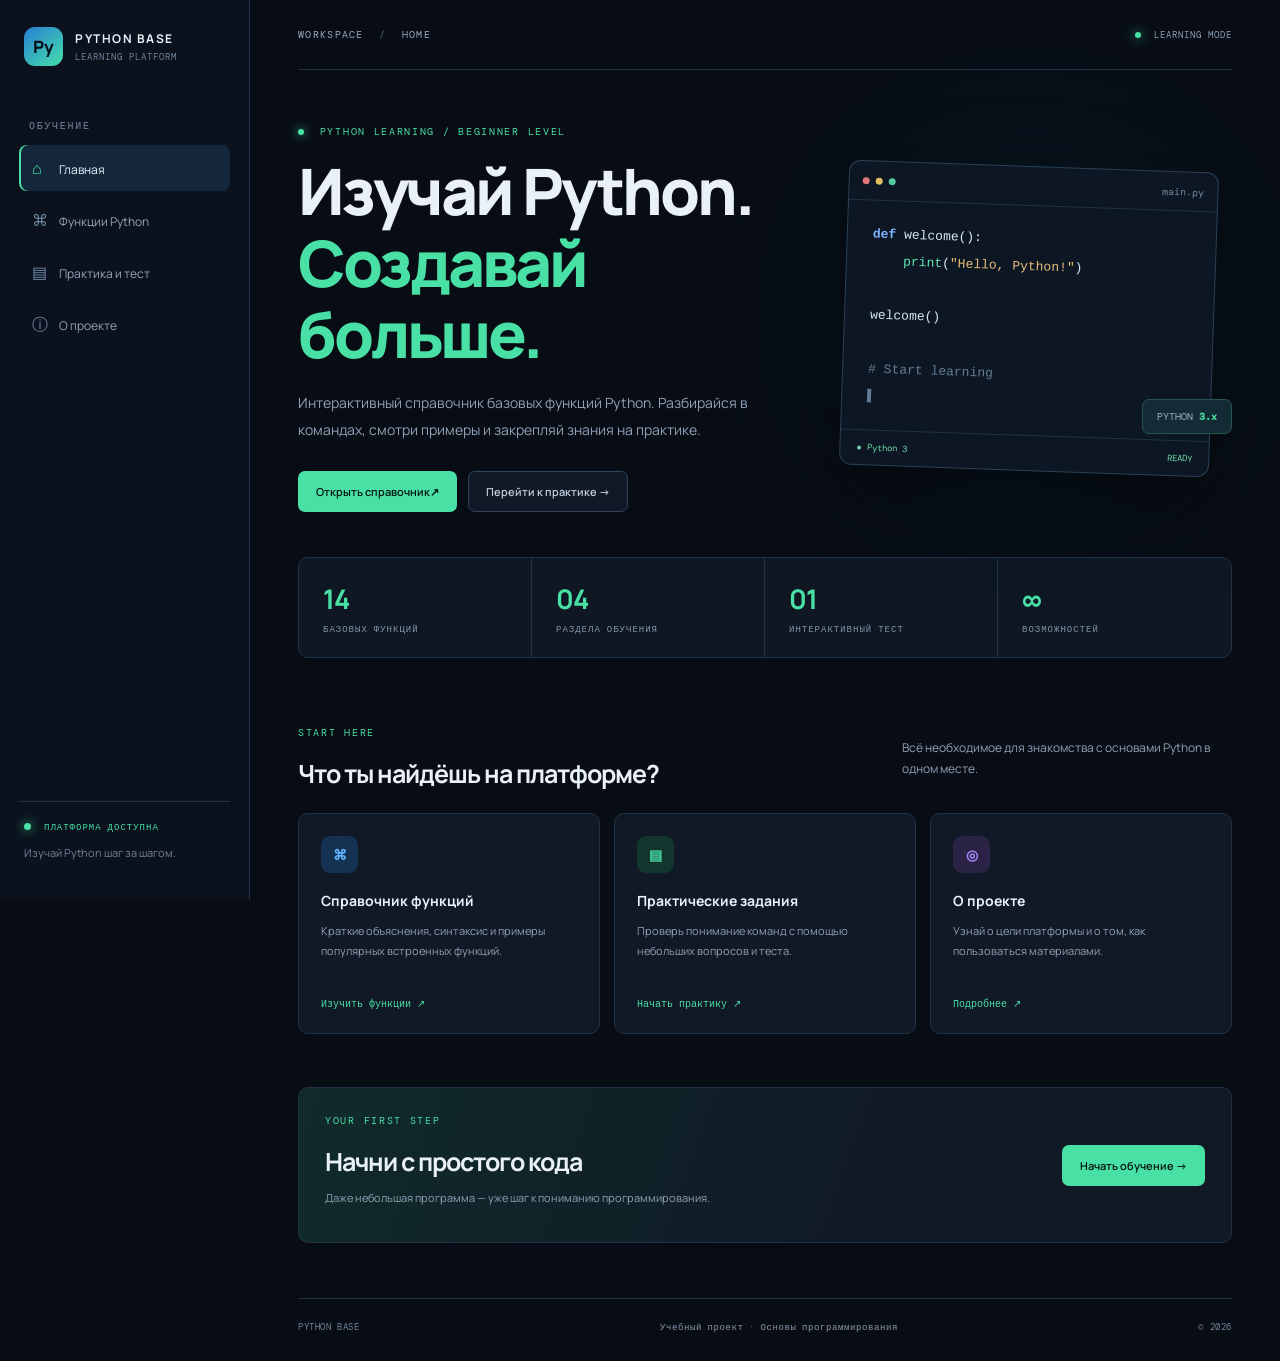
<file: index.html>
<!DOCTYPE html>
<html lang="ru">
<head>
<meta charset="UTF-8">
<meta name="viewport" content="width=device-width, initial-scale=1.0">
<meta name="description" content="Python Base — интерактивный справочник базовых функций Python.">
<title>Python Base — Главная</title>
<link rel="stylesheet" href="css/style.css">
</head>
<body>
<div class="app">
<aside class="sidebar">
  <a class="brand" href="index.html"><span class="brand-icon">Py</span><span><b>PYTHON BASE</b><small>LEARNING PLATFORM</small></span></a>
  <div class="nav-caption">ОБУЧЕНИЕ</div>
  <nav>
    <a class="nav-link active" href="index.html"><span>⌂</span> Главная</a>
    <a class="nav-link" href="functions.html"><span>⌘</span> Функции Python</a>
    <a class="nav-link" href="practice.html"><span>▤</span> Практика и тест</a>
    <a class="nav-link" href="about.html"><span>ⓘ</span> О проекте</a>
  </nav>
  <div class="sidebar-bottom"><span class="online-dot"></span> ПЛАТФОРМА ДОСТУПНА
  <p>Изучай Python шаг за шагом.</p></div>
</aside>
<main class="main">
<header class="topbar"><div class="crumb">WORKSPACE <span>/</span> HOME</div><div class="top-status"><i></i> LEARNING MODE</div></header>
<section class="hero">
  <div class="hero-content">
    <div class="eyebrow"><span class="pulse"></span> PYTHON LEARNING / BEGINNER LEVEL</div>
    <h1>Изучай Python.<br><em>Создавай больше.</em></h1>
    <p>Интерактивный справочник базовых функций Python. Разбирайся в командах, смотри примеры и закрепляй знания на практике.</p>
    <div class="hero-actions"><a class="btn primary" href="functions.html">Открыть справочник <span>↗</span></a><a class="btn secondary" href="practice.html">Перейти к практике →</a></div>
  </div>
  <div class="hero-art"><div class="glow"></div><div class="code-window"><div class="window-top"><span></span><span></span><span></span><label>main.py</label></div><pre><code><b>def</b> welcome():
    <em>print</em>(<i>"Hello, Python!"</i>)

welcome()

<span># Start learning</span>
<span class="cursor">▌</span></code></pre><div class="window-footer"><span>● Python 3</span><span>READY</span></div></div><div class="float-tag">PYTHON <b>3.x</b></div></div>
</section>
<section class="stats">
  <div class="stat"><strong>14</strong><span>БАЗОВЫХ ФУНКЦИЙ</span></div>
  <div class="stat"><strong>04</strong><span>РАЗДЕЛА ОБУЧЕНИЯ</span></div>
  <div class="stat"><strong>01</strong><span>ИНТЕРАКТИВНЫЙ ТЕСТ</span></div>
  <div class="stat"><strong>∞</strong><span>ВОЗМОЖНОСТЕЙ</span></div>
</section>
<section class="section">
  <div class="section-heading"><div><div class="eyebrow">START HERE</div><h2>Что ты найдёшь на платформе?</h2></div><p>Всё необходимое для знакомства с основами Python в одном месте.</p></div>
  <div class="feature-grid">
    <a class="feature-card" href="functions.html"><div class="feature-icon blue">⌘</div><h3>Справочник функций</h3><p>Краткие объяснения, синтаксис и примеры популярных встроенных функций.</p><span>Изучить функции ↗</span></a>
    <a class="feature-card" href="practice.html"><div class="feature-icon green">▤</div><h3>Практические задания</h3><p>Проверь понимание команд с помощью небольших вопросов и теста.</p><span>Начать практику ↗</span></a>
    <a class="feature-card" href="about.html"><div class="feature-icon purple">◎</div><h3>О проекте</h3><p>Узнай о цели платформы и о том, как пользоваться материалами.</p><span>Подробнее ↗</span></a>
  </div>
</section>
<section class="callout"><div><div class="eyebrow">YOUR FIRST STEP</div><h2>Начни с простого кода</h2><p>Даже небольшая программа — уже шаг к пониманию программирования.</p></div><a class="btn primary" href="functions.html">Начать обучение →</a></section>
<footer>PYTHON BASE <span>Учебный проект · Основы программирования</span><span>© 2026</span></footer>
</main>
</div>
<script src="js/main.js"></script>
</body>
</html>
</file>
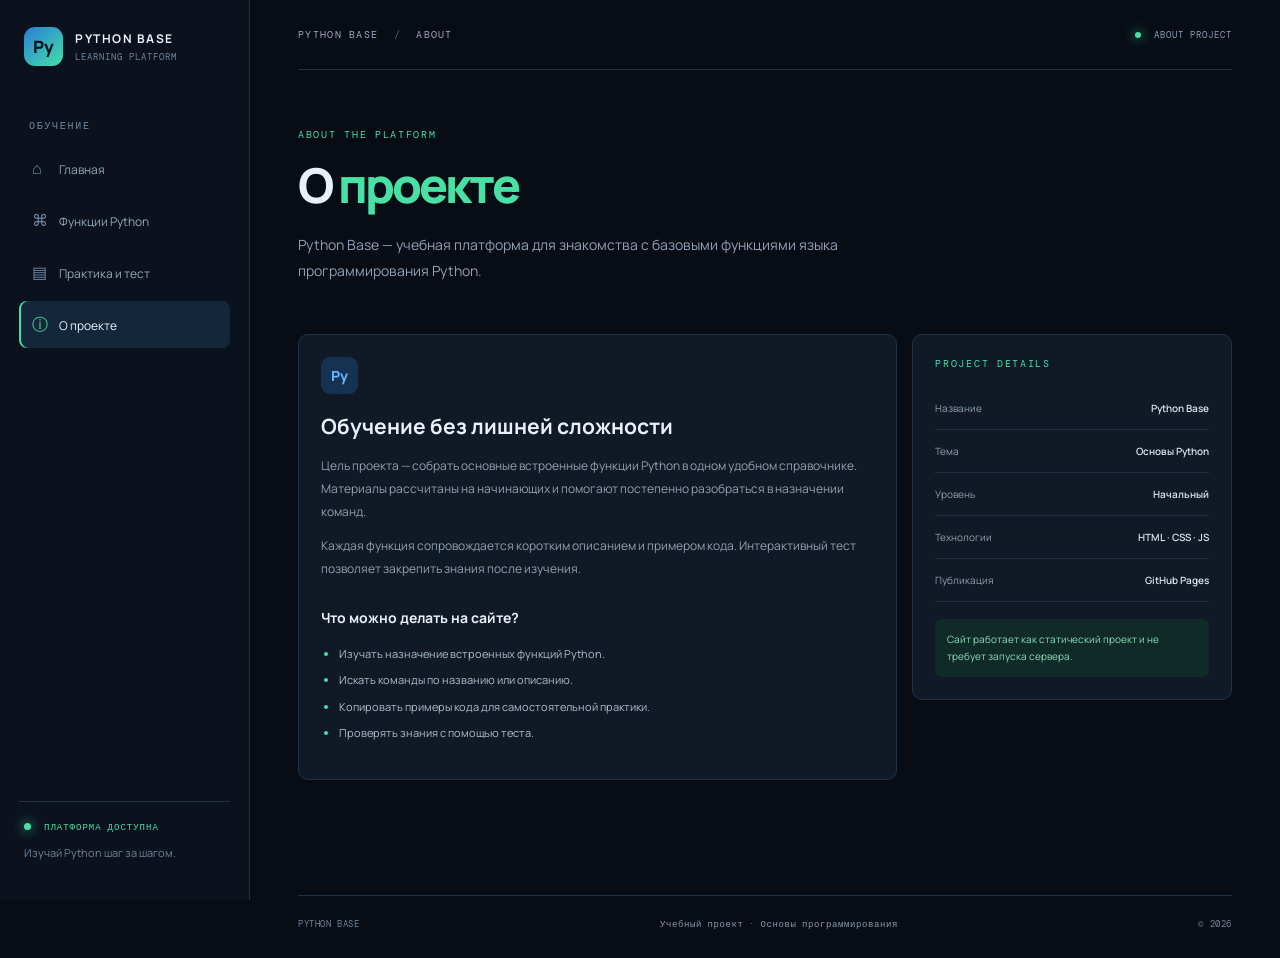
<file: about.html>
<!DOCTYPE html>
<html lang="ru"><head><meta charset="UTF-8"><meta name="viewport" content="width=device-width, initial-scale=1.0"><title>Python Base — О проекте</title><link rel="stylesheet" href="css/style.css"></head>
<body><div class="app"><aside class="sidebar"><a class="brand" href="index.html"><span class="brand-icon">Py</span><span><b>PYTHON BASE</b><small>LEARNING PLATFORM</small></span></a><div class="nav-caption">ОБУЧЕНИЕ</div><nav><a class="nav-link" href="index.html"><span>⌂</span> Главная</a><a class="nav-link" href="functions.html"><span>⌘</span> Функции Python</a><a class="nav-link" href="practice.html"><span>▤</span> Практика и тест</a><a class="nav-link active" href="about.html"><span>ⓘ</span> О проекте</a></nav><div class="sidebar-bottom"><span class="online-dot"></span> ПЛАТФОРМА ДОСТУПНА<p>Изучай Python шаг за шагом.</p></div></aside>
<main class="main"><header class="topbar"><div class="crumb">PYTHON BASE <span>/</span> ABOUT</div><div class="top-status"><i></i> ABOUT PROJECT</div></header>
<section class="page-hero"><div class="eyebrow">ABOUT THE PLATFORM</div><h1>О <em>проекте</em></h1><p>Python Base — учебная платформа для знакомства с базовыми функциями языка программирования Python.</p></section>
<section class="about-layout"><article class="panel about-main"><div class="feature-icon blue">Py</div><h2>Обучение без лишней сложности</h2><p>Цель проекта — собрать основные встроенные функции Python в одном удобном справочнике. Материалы рассчитаны на начинающих и помогают постепенно разобраться в назначении команд.</p><p>Каждая функция сопровождается коротким описанием и примером кода. Интерактивный тест позволяет закрепить знания после изучения.</p><h3>Что можно делать на сайте?</h3><ul class="check-list"><li>Изучать назначение встроенных функций Python.</li><li>Искать команды по названию или описанию.</li><li>Копировать примеры кода для самостоятельной практики.</li><li>Проверять знания с помощью теста.</li></ul></article><aside class="panel about-side"><div class="eyebrow">PROJECT DETAILS</div><div class="detail-row"><span>Название</span><b>Python Base</b></div><div class="detail-row"><span>Тема</span><b>Основы Python</b></div><div class="detail-row"><span>Уровень</span><b>Начальный</b></div><div class="detail-row"><span>Технологии</span><b>HTML · CSS · JS</b></div><div class="detail-row"><span>Публикация</span><b>GitHub Pages</b></div><div class="about-note">Сайт работает как статический проект и не требует запуска сервера.</div></aside></section>
<footer>PYTHON BASE <span>Учебный проект · Основы программирования</span><span>© 2026</span></footer></main></div><script src="js/main.js"></script></body></html>
</file>
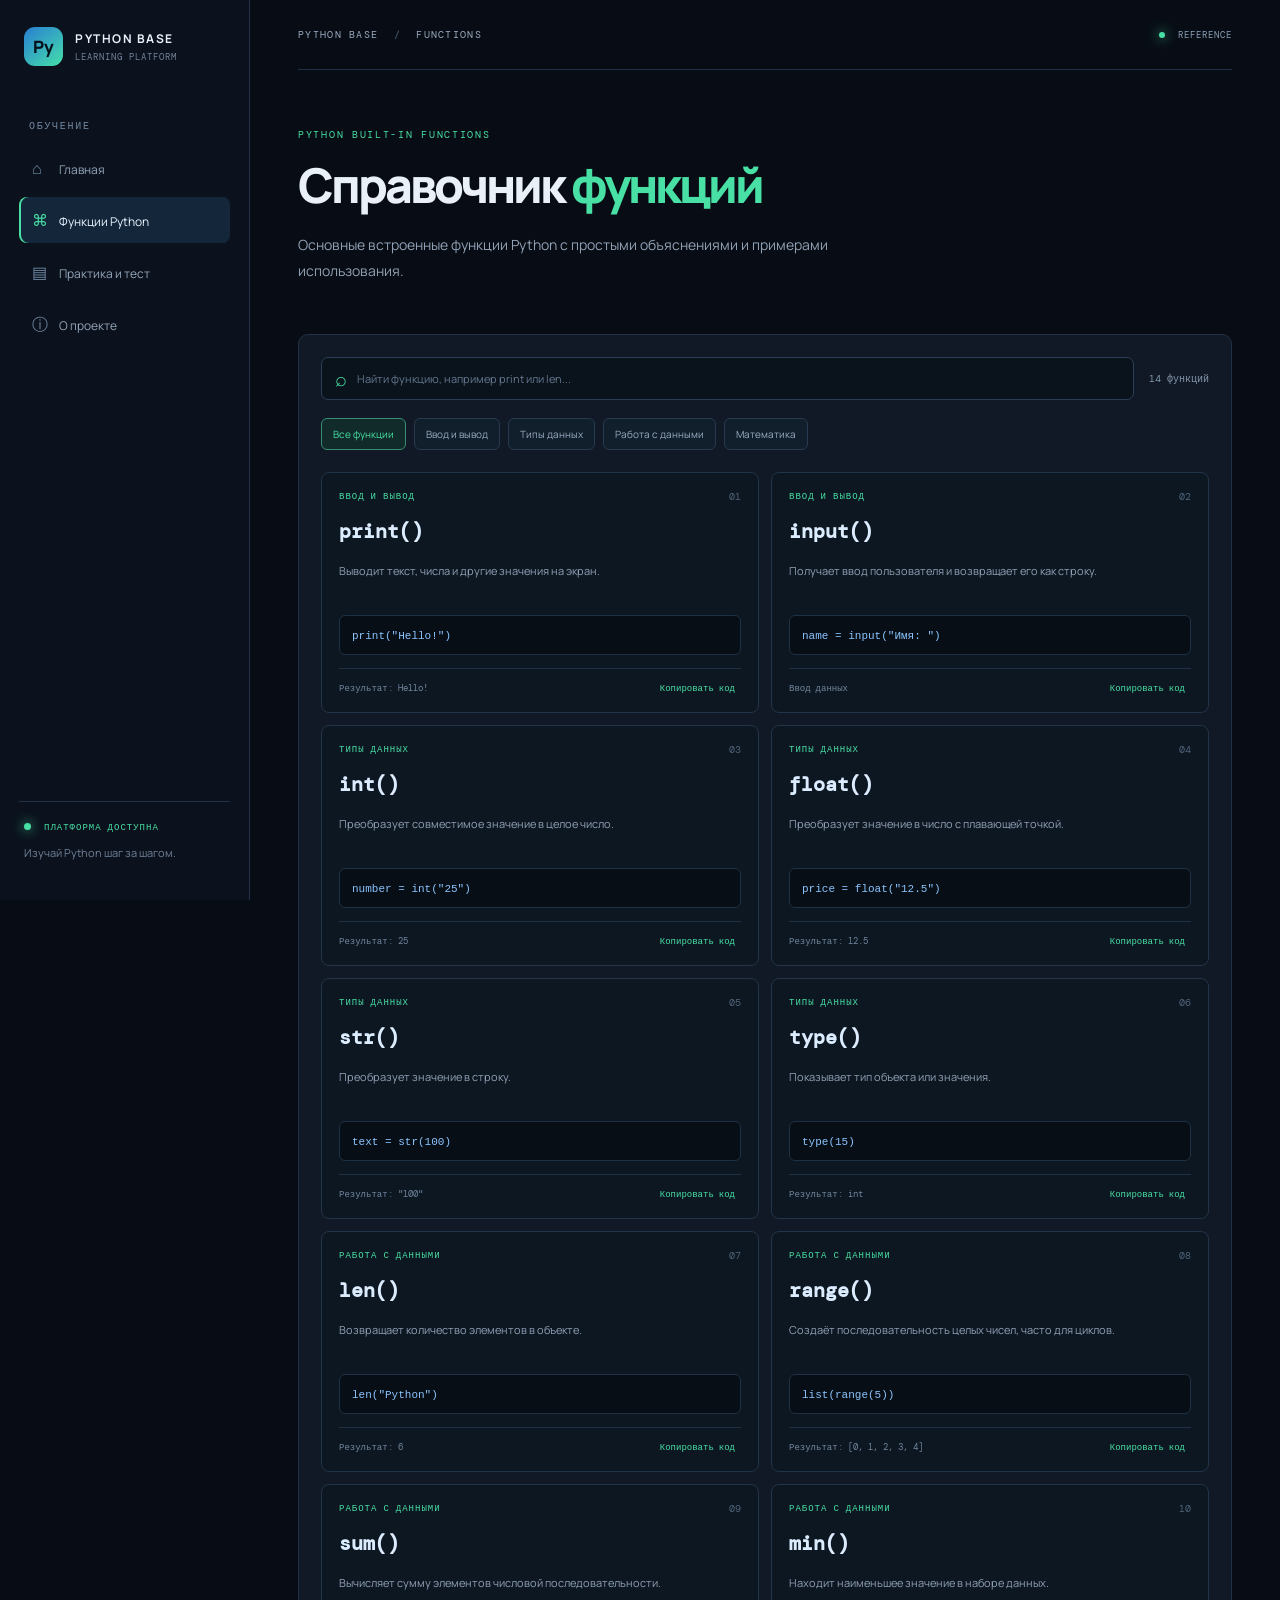
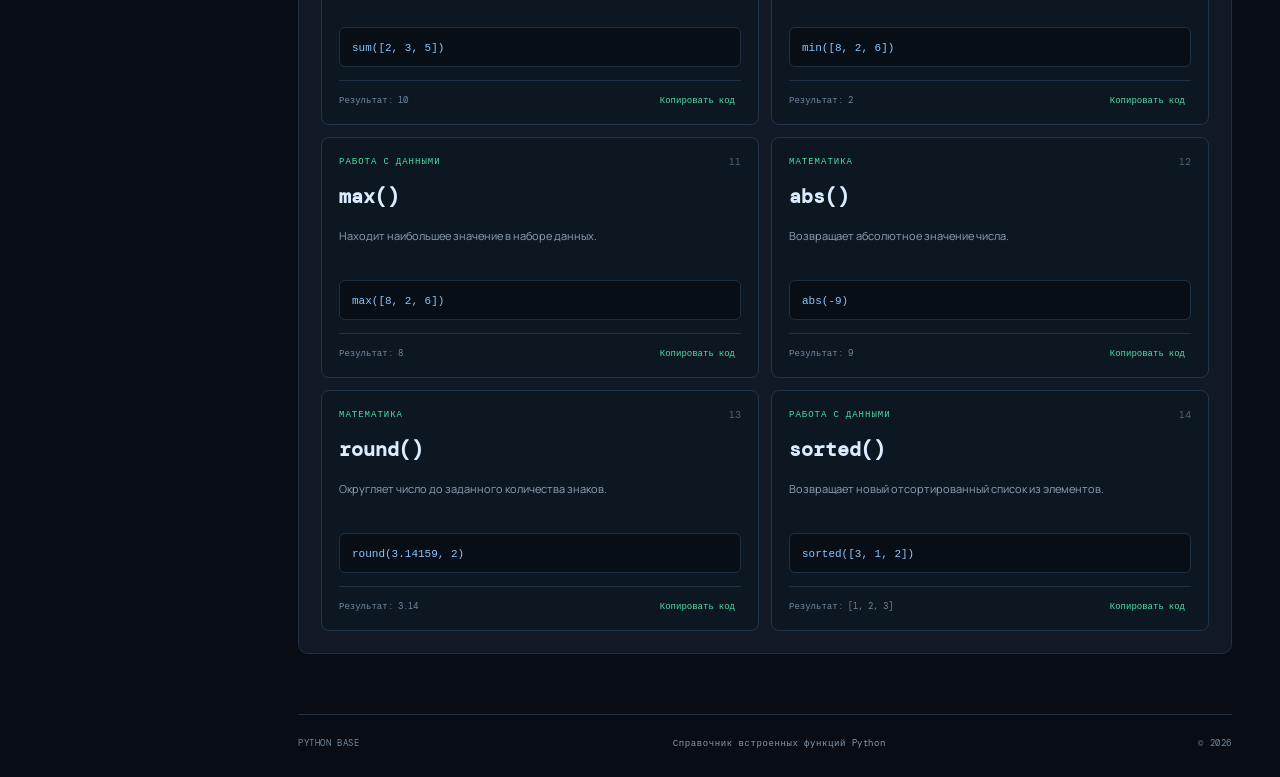
<file: functions.html>
<!DOCTYPE html>
<html lang="ru">
<head>
<meta charset="UTF-8"><meta name="viewport" content="width=device-width, initial-scale=1.0">
<title>Python Base — Функции Python</title><link rel="stylesheet" href="css/style.css">
</head>
<body><div class="app">
<aside class="sidebar"><a class="brand" href="index.html"><span class="brand-icon">Py</span><span><b>PYTHON BASE</b><small>LEARNING PLATFORM</small></span></a><div class="nav-caption">ОБУЧЕНИЕ</div><nav>
<a class="nav-link" href="index.html"><span>⌂</span> Главная</a><a class="nav-link active" href="functions.html"><span>⌘</span> Функции Python</a><a class="nav-link" href="practice.html"><span>▤</span> Практика и тест</a><a class="nav-link" href="about.html"><span>ⓘ</span> О проекте</a></nav>
<div class="sidebar-bottom"><span class="online-dot"></span> ПЛАТФОРМА ДОСТУПНА<p>Изучай Python шаг за шагом.</p></div></aside>
<main class="main"><header class="topbar"><div class="crumb">PYTHON BASE <span>/</span> FUNCTIONS</div><div class="top-status"><i></i> REFERENCE</div></header>
<section class="page-hero"><div class="eyebrow">PYTHON BUILT-IN FUNCTIONS</div><h1>Справочник <em>функций</em></h1><p>Основные встроенные функции Python с простыми объяснениями и примерами использования.</p></section>
<section class="panel">
<div class="search-row"><div class="search-wrap"><span>⌕</span><input id="functionSearch" type="search" placeholder="Найти функцию, например print или len..."></div><span class="result-count" id="resultCount">14 функций</span></div>
<div class="filter-row"><button class="filter active" data-filter="all">Все функции</button><button class="filter" data-filter="output">Ввод и вывод</button><button class="filter" data-filter="types">Типы данных</button><button class="filter" data-filter="collections">Работа с данными</button><button class="filter" data-filter="math">Математика</button></div>
<div class="function-grid" id="functionGrid">
<article class="function-card" data-category="output" data-search="print вывод печать текст"><div class="card-top"><span class="function-tag">ВВОД И ВЫВОД</span><span class="function-number">01</span></div><h3>print()</h3><p>Выводит текст, числа и другие значения на экран.</p><pre><code>print("Hello!")</code></pre><div class="card-bottom"><span>Результат: Hello!</span><button class="copy-btn" data-copy='print("Hello!")'>Копировать код</button></div></article>
<article class="function-card" data-category="output" data-search="input ввод пользователь строка"><div class="card-top"><span class="function-tag">ВВОД И ВЫВОД</span><span class="function-number">02</span></div><h3>input()</h3><p>Получает ввод пользователя и возвращает его как строку.</p><pre><code>name = input("Имя: ")</code></pre><div class="card-bottom"><span>Ввод данных</span><button class="copy-btn" data-copy='name = input("Имя: ")'>Копировать код</button></div></article>
<article class="function-card" data-category="types" data-search="int целое число преобразование"><div class="card-top"><span class="function-tag">ТИПЫ ДАННЫХ</span><span class="function-number">03</span></div><h3>int()</h3><p>Преобразует совместимое значение в целое число.</p><pre><code>number = int("25")</code></pre><div class="card-bottom"><span>Результат: 25</span><button class="copy-btn" data-copy='number = int("25")'>Копировать код</button></div></article>
<article class="function-card" data-category="types" data-search="float дробное число преобразование"><div class="card-top"><span class="function-tag">ТИПЫ ДАННЫХ</span><span class="function-number">04</span></div><h3>float()</h3><p>Преобразует значение в число с плавающей точкой.</p><pre><code>price = float("12.5")</code></pre><div class="card-bottom"><span>Результат: 12.5</span><button class="copy-btn" data-copy='price = float("12.5")'>Копировать код</button></div></article>
<article class="function-card" data-category="types" data-search="str строка текст преобразование"><div class="card-top"><span class="function-tag">ТИПЫ ДАННЫХ</span><span class="function-number">05</span></div><h3>str()</h3><p>Преобразует значение в строку.</p><pre><code>text = str(100)</code></pre><div class="card-bottom"><span>Результат: "100"</span><button class="copy-btn" data-copy="text = str(100)">Копировать код</button></div></article>
<article class="function-card" data-category="types" data-search="type тип объекта данных"><div class="card-top"><span class="function-tag">ТИПЫ ДАННЫХ</span><span class="function-number">06</span></div><h3>type()</h3><p>Показывает тип объекта или значения.</p><pre><code>type(15)</code></pre><div class="card-bottom"><span>Результат: int</span><button class="copy-btn" data-copy="type(15)">Копировать код</button></div></article>
<article class="function-card" data-category="collections" data-search="len длина список строка количество"><div class="card-top"><span class="function-tag">РАБОТА С ДАННЫМИ</span><span class="function-number">07</span></div><h3>len()</h3><p>Возвращает количество элементов в объекте.</p><pre><code>len("Python")</code></pre><div class="card-bottom"><span>Результат: 6</span><button class="copy-btn" data-copy='len("Python")'>Копировать код</button></div></article>
<article class="function-card" data-category="collections" data-search="range диапазон последовательность цикл"><div class="card-top"><span class="function-tag">РАБОТА С ДАННЫМИ</span><span class="function-number">08</span></div><h3>range()</h3><p>Создаёт последовательность целых чисел, часто для циклов.</p><pre><code>list(range(5))</code></pre><div class="card-bottom"><span>Результат: [0, 1, 2, 3, 4]</span><button class="copy-btn" data-copy="list(range(5))">Копировать код</button></div></article>
<article class="function-card" data-category="collections" data-search="sum сумма список чисел"><div class="card-top"><span class="function-tag">РАБОТА С ДАННЫМИ</span><span class="function-number">09</span></div><h3>sum()</h3><p>Вычисляет сумму элементов числовой последовательности.</p><pre><code>sum([2, 3, 5])</code></pre><div class="card-bottom"><span>Результат: 10</span><button class="copy-btn" data-copy="sum([2, 3, 5])">Копировать код</button></div></article>
<article class="function-card" data-category="collections" data-search="min минимум минимальное значение"><div class="card-top"><span class="function-tag">РАБОТА С ДАННЫМИ</span><span class="function-number">10</span></div><h3>min()</h3><p>Находит наименьшее значение в наборе данных.</p><pre><code>min([8, 2, 6])</code></pre><div class="card-bottom"><span>Результат: 2</span><button class="copy-btn" data-copy="min([8, 2, 6])">Копировать код</button></div></article>
<article class="function-card" data-category="collections" data-search="max максимум максимальное значение"><div class="card-top"><span class="function-tag">РАБОТА С ДАННЫМИ</span><span class="function-number">11</span></div><h3>max()</h3><p>Находит наибольшее значение в наборе данных.</p><pre><code>max([8, 2, 6])</code></pre><div class="card-bottom"><span>Результат: 8</span><button class="copy-btn" data-copy="max([8, 2, 6])">Копировать код</button></div></article>
<article class="function-card" data-category="math" data-search="abs модуль абсолютное значение"><div class="card-top"><span class="function-tag">МАТЕМАТИКА</span><span class="function-number">12</span></div><h3>abs()</h3><p>Возвращает абсолютное значение числа.</p><pre><code>abs(-9)</code></pre><div class="card-bottom"><span>Результат: 9</span><button class="copy-btn" data-copy="abs(-9)">Копировать код</button></div></article>
<article class="function-card" data-category="math" data-search="round округление число знаки"><div class="card-top"><span class="function-tag">МАТЕМАТИКА</span><span class="function-number">13</span></div><h3>round()</h3><p>Округляет число до заданного количества знаков.</p><pre><code>round(3.14159, 2)</code></pre><div class="card-bottom"><span>Результат: 3.14</span><button class="copy-btn" data-copy="round(3.14159, 2)">Копировать код</button></div></article>
<article class="function-card" data-category="collections" data-search="sorted сортировка список порядок"><div class="card-top"><span class="function-tag">РАБОТА С ДАННЫМИ</span><span class="function-number">14</span></div><h3>sorted()</h3><p>Возвращает новый отсортированный список из элементов.</p><pre><code>sorted([3, 1, 2])</code></pre><div class="card-bottom"><span>Результат: [1, 2, 3]</span><button class="copy-btn" data-copy="sorted([3, 1, 2])">Копировать код</button></div></article>
</div>
<div class="empty-state" id="emptyState" hidden>По твоему запросу ничего не найдено. Попробуй другое название.</div>
</section>
<footer>PYTHON BASE <span>Справочник встроенных функций Python</span><span>© 2026</span></footer>
</main></div><script src="js/main.js"></script></body></html>
</file>
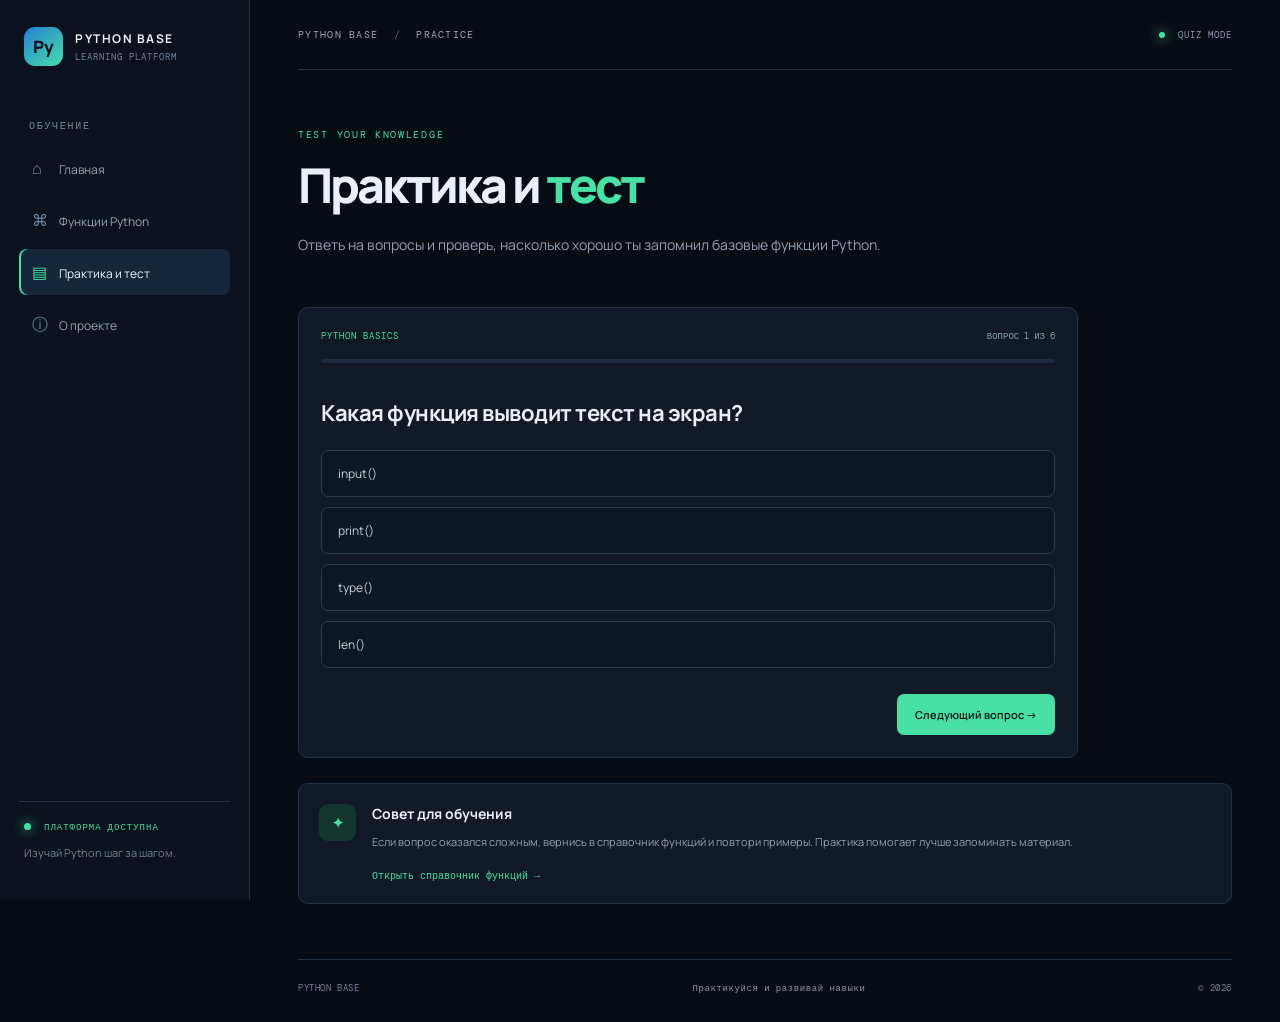
<file: practice.html>
<!DOCTYPE html>
<html lang="ru"><head><meta charset="UTF-8"><meta name="viewport" content="width=device-width, initial-scale=1.0"><title>Python Base — Практика</title><link rel="stylesheet" href="css/style.css"></head>
<body><div class="app"><aside class="sidebar"><a class="brand" href="index.html"><span class="brand-icon">Py</span><span><b>PYTHON BASE</b><small>LEARNING PLATFORM</small></span></a><div class="nav-caption">ОБУЧЕНИЕ</div><nav><a class="nav-link" href="index.html"><span>⌂</span> Главная</a><a class="nav-link" href="functions.html"><span>⌘</span> Функции Python</a><a class="nav-link active" href="practice.html"><span>▤</span> Практика и тест</a><a class="nav-link" href="about.html"><span>ⓘ</span> О проекте</a></nav><div class="sidebar-bottom"><span class="online-dot"></span> ПЛАТФОРМА ДОСТУПНА<p>Изучай Python шаг за шагом.</p></div></aside>
<main class="main"><header class="topbar"><div class="crumb">PYTHON BASE <span>/</span> PRACTICE</div><div class="top-status"><i></i> QUIZ MODE</div></header>
<section class="page-hero"><div class="eyebrow">TEST YOUR KNOWLEDGE</div><h1>Практика и <em>тест</em></h1><p>Ответь на вопросы и проверь, насколько хорошо ты запомнил базовые функции Python.</p></section>
<section class="quiz panel" id="quiz">
<div class="quiz-meta"><span class="function-tag">PYTHON BASICS</span><span id="progressText">ВОПРОС 1 ИЗ 6</span></div><div class="progress"><div id="progressBar"></div></div>
<div id="questionArea"><h2 id="question">Какая функция выводит текст на экран?</h2><div class="answers" id="answers"></div><div class="quiz-actions"><span id="feedback" aria-live="polite"></span><button class="btn primary" id="nextBtn" disabled>Следующий вопрос →</button></div></div>
<div id="resultArea" hidden><div class="result-icon">✓</div><div class="eyebrow">TEST COMPLETED</div><h2>Отличная работа!</h2><p id="scoreText"></p><button class="btn primary" id="restartBtn">Пройти ещё раз ↻</button></div>
</section>
<section class="tip-box"><div class="feature-icon green">✦</div><div><h3>Совет для обучения</h3><p>Если вопрос оказался сложным, вернись в справочник функций и повтори примеры. Практика помогает лучше запоминать материал.</p><a href="functions.html">Открыть справочник функций →</a></div></section>
<footer>PYTHON BASE <span>Практикуйся и развивай навыки</span><span>© 2026</span></footer></main></div><script src="js/main.js"></script></body></html>
</file>
<file: css/style.css>
@import url('https://fonts.googleapis.com/css2?family=DM+Mono:wght@400;500&family=Manrope:wght@400;500;600;700;800&display=swap');
:root{--bg:#080d15;--panel:#101925;--card:#131f2d;--border:#223246;--text:#e9f0f8;--muted:#91a1b5;--blue:#42a5ff;--green:#48e0a4;--purple:#a98bff;--mono:'DM Mono',monospace;--sans:'Manrope',Arial,sans-serif}
*{box-sizing:border-box}body{margin:0;background:var(--bg);color:var(--text);font-family:var(--sans);font-size:14px}a{color:inherit;text-decoration:none}.app{min-height:100vh}.sidebar{width:250px;position:fixed;inset:0 auto 0 0;background:#0b121d;border-right:1px solid var(--border);padding:27px 19px;display:flex;flex-direction:column;z-index:5}.brand{display:flex;align-items:center;gap:12px;margin:0 0 53px 5px}.brand-icon{width:39px;height:39px;border-radius:11px;background:linear-gradient(140deg,#287fd3,#45dfaa);display:grid;place-items:center;color:#06111a;font-weight:800;font-size:17px}.brand b{display:block;font-size:12px;letter-spacing:1.5px}.brand small{display:block;color:#71839a;font:9px var(--mono);letter-spacing:1px;margin-top:4px}.nav-caption,.eyebrow{font:10px var(--mono);letter-spacing:1.7px;color:#71869e}.nav-caption{margin:0 0 13px 10px}.sidebar nav{display:grid;gap:6px}.nav-link{padding:12px 13px;border-radius:8px;color:#94a5b9;font-size:12px;transition:.2s}.nav-link span{display:inline-block;width:25px;color:#6f89a5;font-size:16px}.nav-link:hover,.nav-link.active{background:#14263a;color:#eaf5ff}.nav-link.active{box-shadow:inset 2px 0 var(--green)}.nav-link.active span{color:var(--green)}.sidebar-bottom{margin-top:auto;border-top:1px solid var(--border);padding:19px 5px 0;color:var(--green);font:9px var(--mono);letter-spacing:1px}.sidebar-bottom p{color:#718198;font:11px var(--sans);letter-spacing:0;line-height:1.6}.online-dot,.top-status i{display:inline-block;width:7px;height:7px;border-radius:50%;background:var(--green);box-shadow:0 0 12px #48e0a4;margin-right:7px}.main{margin-left:250px;padding:0 48px;max-width:1600px}.topbar{height:70px;border-bottom:1px solid var(--border);display:flex;align-items:center;justify-content:space-between}.crumb{font:10px var(--mono);letter-spacing:1.3px;color:#9aabc0}.crumb span{color:#4c6179;margin:0 8px}.top-status{font:9px var(--mono);color:#8da0b7;letter-spacing:1px}.top-status i{width:6px;height:6px}.hero{min-height:440px;display:grid;grid-template-columns:1.1fr .9fr;align-items:center;gap:30px;padding:55px 0 45px}.eyebrow{color:var(--green);margin-bottom:17px}.pulse{display:inline-block;width:6px;height:6px;background:var(--green);border-radius:50%;margin-right:8px;box-shadow:0 0 10px var(--green)}h1{font-size:clamp(39px,5vw,66px);line-height:1.12;letter-spacing:-3px;margin:0 0 20px;font-weight:800}h1 em{font-style:normal;color:var(--green)}.hero-content>p,.page-hero>p{max-width:590px;color:var(--muted);font-size:14px;line-height:1.9}.hero-actions{display:flex;gap:11px;flex-wrap:wrap;margin-top:28px}.btn{display:inline-flex;align-items:center;justify-content:center;border:1px solid transparent;padding:12px 17px;border-radius:7px;font:600 11px var(--sans);cursor:pointer;transition:.2s}.btn.primary{background:var(--green);color:#07140f}.btn.primary:hover{background:#70f0bd;transform:translateY(-2px)}.btn.secondary{border-color:#30445b;color:#c1cede;background:#101925}.btn.secondary:hover{border-color:var(--blue)}.hero-art{height:300px;position:relative;display:grid;place-items:center}.glow{position:absolute;width:280px;height:280px;border-radius:50%;background:#1688ba;filter:blur(100px);opacity:.17}.code-window{position:relative;width:min(100%,370px);border:1px solid #2a4057;background:#0d1723;border-radius:12px;box-shadow:0 25px 80px #0008;transform:rotate(2deg);overflow:hidden}.window-top{height:39px;border-bottom:1px solid #203247;display:flex;align-items:center;gap:6px;padding:0 13px}.window-top>span{width:7px;height:7px;border-radius:50%;background:#53677e}.window-top>span:first-child{background:#e47777}.window-top>span:nth-child(2){background:#e6bd65}.window-top>span:nth-child(3){background:#55c99a}.window-top label{margin-left:auto;color:#758ba3;font:10px var(--mono)}pre{white-space:pre-wrap}.code-window pre{padding:20px 25px;color:#d9e8f5;font:13px/2 var(--mono);margin:0}.code-window code b{color:#7fb6ff}.code-window code em{font-style:normal;color:#62e5b2}.code-window code i{font-style:normal;color:#e8bd78}.code-window code span{color:#617c96}.window-footer{border-top:1px solid #203247;padding:11px 16px;display:flex;justify-content:space-between;color:#72d8ac;font:9px var(--mono)}.float-tag{position:absolute;right:0;bottom:35px;background:#132b35;border:1px solid #28564f;padding:10px 14px;border-radius:7px;color:#9db3c4;font:10px var(--mono)}.float-tag b{color:var(--green)}.stats{display:grid;grid-template-columns:repeat(4,1fr);border:1px solid var(--border);border-radius:10px;background:#0e1722;margin-bottom:68px}.stat{padding:22px 24px;border-right:1px solid var(--border)}.stat:last-child{border:0}.stat strong{display:block;font-size:27px;color:var(--green);letter-spacing:-1px}.stat span{display:block;margin-top:6px;font:9px var(--mono);letter-spacing:1px;color:#8295aa}.section{padding-bottom:48px}.section-heading{display:flex;align-items:end;justify-content:space-between;margin-bottom:22px;gap:20px}.section-heading h2,.callout h2{font-size:25px;letter-spacing:-1px;margin:0}.section-heading>p{max-width:330px;color:var(--muted);font-size:12px;line-height:1.7}.feature-grid{display:grid;grid-template-columns:repeat(3,1fr);gap:14px}.feature-card,.panel,.callout,.tip-box{background:var(--panel);border:1px solid var(--border);border-radius:10px}.feature-card{padding:22px;transition:.2s}.feature-card:hover{transform:translateY(-3px);border-color:#3a6684}.feature-icon{width:37px;height:37px;border-radius:9px;display:grid;place-items:center;font-weight:800;margin-bottom:18px}.feature-icon.blue{background:#153252;color:#62b5ff}.feature-icon.green{background:#12362e;color:var(--green)}.feature-icon.purple{background:#2b2345;color:var(--purple)}.feature-card h3,.tip-box h3{font-size:14px;margin:0 0 9px}.feature-card p,.tip-box p{color:var(--muted);font-size:11px;line-height:1.8;min-height:60px}.feature-card>span,.tip-box a{color:var(--green);font:10px var(--mono)}.callout{margin:5px 0 55px;padding:26px;display:flex;align-items:center;justify-content:space-between;gap:20px;background:linear-gradient(110deg,#102b2b,#101925 65%)}.callout p{color:var(--muted);font-size:11px}footer{border-top:1px solid var(--border);padding:22px 0 28px;display:flex;justify-content:space-between;gap:15px;color:#71849a;font:9px var(--mono);letter-spacing:.6px}footer span:first-of-type{color:#8798ac}.page-hero{padding:58px 0 35px}.page-hero h1{font-size:48px}.panel{padding:22px;margin-bottom:60px}.search-row{display:flex;align-items:center;gap:15px}.search-wrap{display:flex;align-items:center;gap:10px;flex:1;background:#0a121c;border:1px solid #2b4056;border-radius:7px;padding:0 13px}.search-wrap span{font-size:20px;color:var(--green)}.search-wrap input{width:100%;background:none;border:0;outline:0;color:var(--text);padding:13px 0;font:11px var(--sans)}.search-wrap input::placeholder{color:#657990}.result-count{color:#8497ad;font:10px var(--mono);white-space:nowrap}.filter-row{display:flex;gap:8px;flex-wrap:wrap;margin:18px 0 22px}.filter{background:#111e2b;border:1px solid #273a50;border-radius:6px;padding:8px 11px;color:#9aadc2;font:10px var(--sans);cursor:pointer}.filter.active,.filter:hover{color:var(--green);border-color:#3a8d75;background:#102b29}.function-grid{display:grid;grid-template-columns:repeat(2,1fr);gap:12px}.function-card{background:#0d1722;border:1px solid #223449;border-radius:8px;padding:17px;display:flex;flex-direction:column;min-width:0}.card-top,.card-bottom{display:flex;justify-content:space-between;align-items:center;gap:10px}.function-tag{font:9px var(--mono);letter-spacing:1px;color:var(--green)}.function-number{color:#50647a;font:10px var(--mono)}.function-card h3{font:700 20px var(--mono);margin:15px 0 7px;color:#dcecff}.function-card p{color:var(--muted);font-size:11px;line-height:1.7;min-height:38px}.function-card pre{margin:4px 0 13px;background:#080e16;border:1px solid #1e3044;border-radius:6px;padding:12px;color:#8bc5ff;font:11px var(--mono);overflow:auto}.card-bottom{border-top:1px solid #203044;padding-top:12px;color:#71869d;font:9px var(--mono)}.copy-btn{border:0;background:none;color:var(--green);font:9px var(--mono);cursor:pointer}.copy-btn:hover{text-decoration:underline}.empty-state{padding:35px;text-align:center;color:var(--muted)}.quiz{max-width:780px;margin-bottom:25px}.quiz-meta{display:flex;justify-content:space-between;align-items:center;color:#8da0b5;font:9px var(--mono)}.progress{height:4px;background:#1c2b3d;border-radius:5px;margin:17px 0 35px;overflow:hidden}.progress>div{height:100%;width:16.66%;background:var(--green);transition:width .25s}.quiz h2{font-size:22px;letter-spacing:-.5px;margin:0 0 22px}.answers{display:grid;gap:10px}.answer{padding:14px 16px;border:1px solid #2a3c51;border-radius:7px;background:#0d1722;color:#c5d2e0;text-align:left;font:12px var(--sans);cursor:pointer}.answer:hover:not(:disabled){border-color:var(--blue)}.answer.correct{border-color:var(--green);background:#102b26;color:#a5f3d2}.answer.wrong{border-color:#df7777;background:#2c191d;color:#ffb4b4}.answer:disabled{cursor:default}.quiz-actions{display:flex;align-items:center;justify-content:space-between;gap:15px;margin-top:25px;min-height:42px}#feedback{color:var(--muted);font-size:11px}.result-icon{width:55px;height:55px;border-radius:50%;display:grid;place-items:center;background:#12382e;color:var(--green);font-size:27px;margin:10px 0 20px}#resultArea{text-align:center;padding:20px}#resultArea .result-icon{margin:10px auto 20px}#scoreText{color:var(--muted);margin:12px 0 25px}.tip-box{display:flex;gap:16px;padding:20px;margin:0 0 55px}.tip-box p{min-height:0;margin:0 0 12px}.about-layout{display:grid;grid-template-columns:1.5fr .8fr;gap:15px;margin-bottom:55px}.about-main h2{font-size:21px;margin:15px 0}.about-main p{color:var(--muted);font-size:12px;line-height:1.9}.about-main h3{font-size:14px;margin-top:27px}.check-list{padding-left:18px;color:#aebdd0;font-size:11px;line-height:2.4}.check-list li::marker{color:var(--green)}.about-side{height:max-content}.detail-row{display:flex;justify-content:space-between;gap:15px;padding:14px 0;border-bottom:1px solid var(--border);font-size:10px}.detail-row span{color:var(--muted)}.detail-row b{font-weight:600;color:#d8e5f3;text-align:right}.about-note{margin-top:17px;padding:12px;background:#102a27;border-radius:6px;color:#8dddbb;font-size:10px;line-height:1.7}
@media(max-width:1050px){.main{padding:0 28px}.hero{grid-template-columns:1fr .8fr}.feature-grid{grid-template-columns:1fr 1fr}.stats .stat{padding:18px 14px}}
@media(max-width:760px){.sidebar{position:relative;width:auto;height:auto;padding:14px 18px;border-right:0;border-bottom:1px solid var(--border)}.brand{margin:0 0 13px}.nav-caption,.sidebar-bottom{display:none}.sidebar nav{display:flex;overflow-x:auto;gap:4px}.nav-link{white-space:nowrap;padding:9px;font-size:10px}.nav-link span{width:17px}.main{margin:0;padding:0 18px}.topbar{height:53px}.hero{grid-template-columns:1fr;padding:42px 0 30px}.hero-art{height:235px}.stats{grid-template-columns:1fr 1fr;margin-bottom:45px}.stat:nth-child(2){border-right:0}.stat:nth-child(-n+2){border-bottom:1px solid var(--border)}.feature-grid,.function-grid,.about-layout{grid-template-columns:1fr}.section-heading{display:block}.section-heading>p{margin-top:8px}.callout{align-items:flex-start;flex-direction:column}.page-hero{padding:42px 0 25px}.page-hero h1{font-size:39px}.panel{padding:14px}.search-row{align-items:stretch;flex-direction:column}.result-count{align-self:flex-end}.quiz-actions{align-items:flex-start;flex-direction:column}.quiz-actions .btn{width:100%}footer{flex-wrap:wrap;line-height:1.6}footer span:first-of-type{order:3;width:100%}}
</file>
